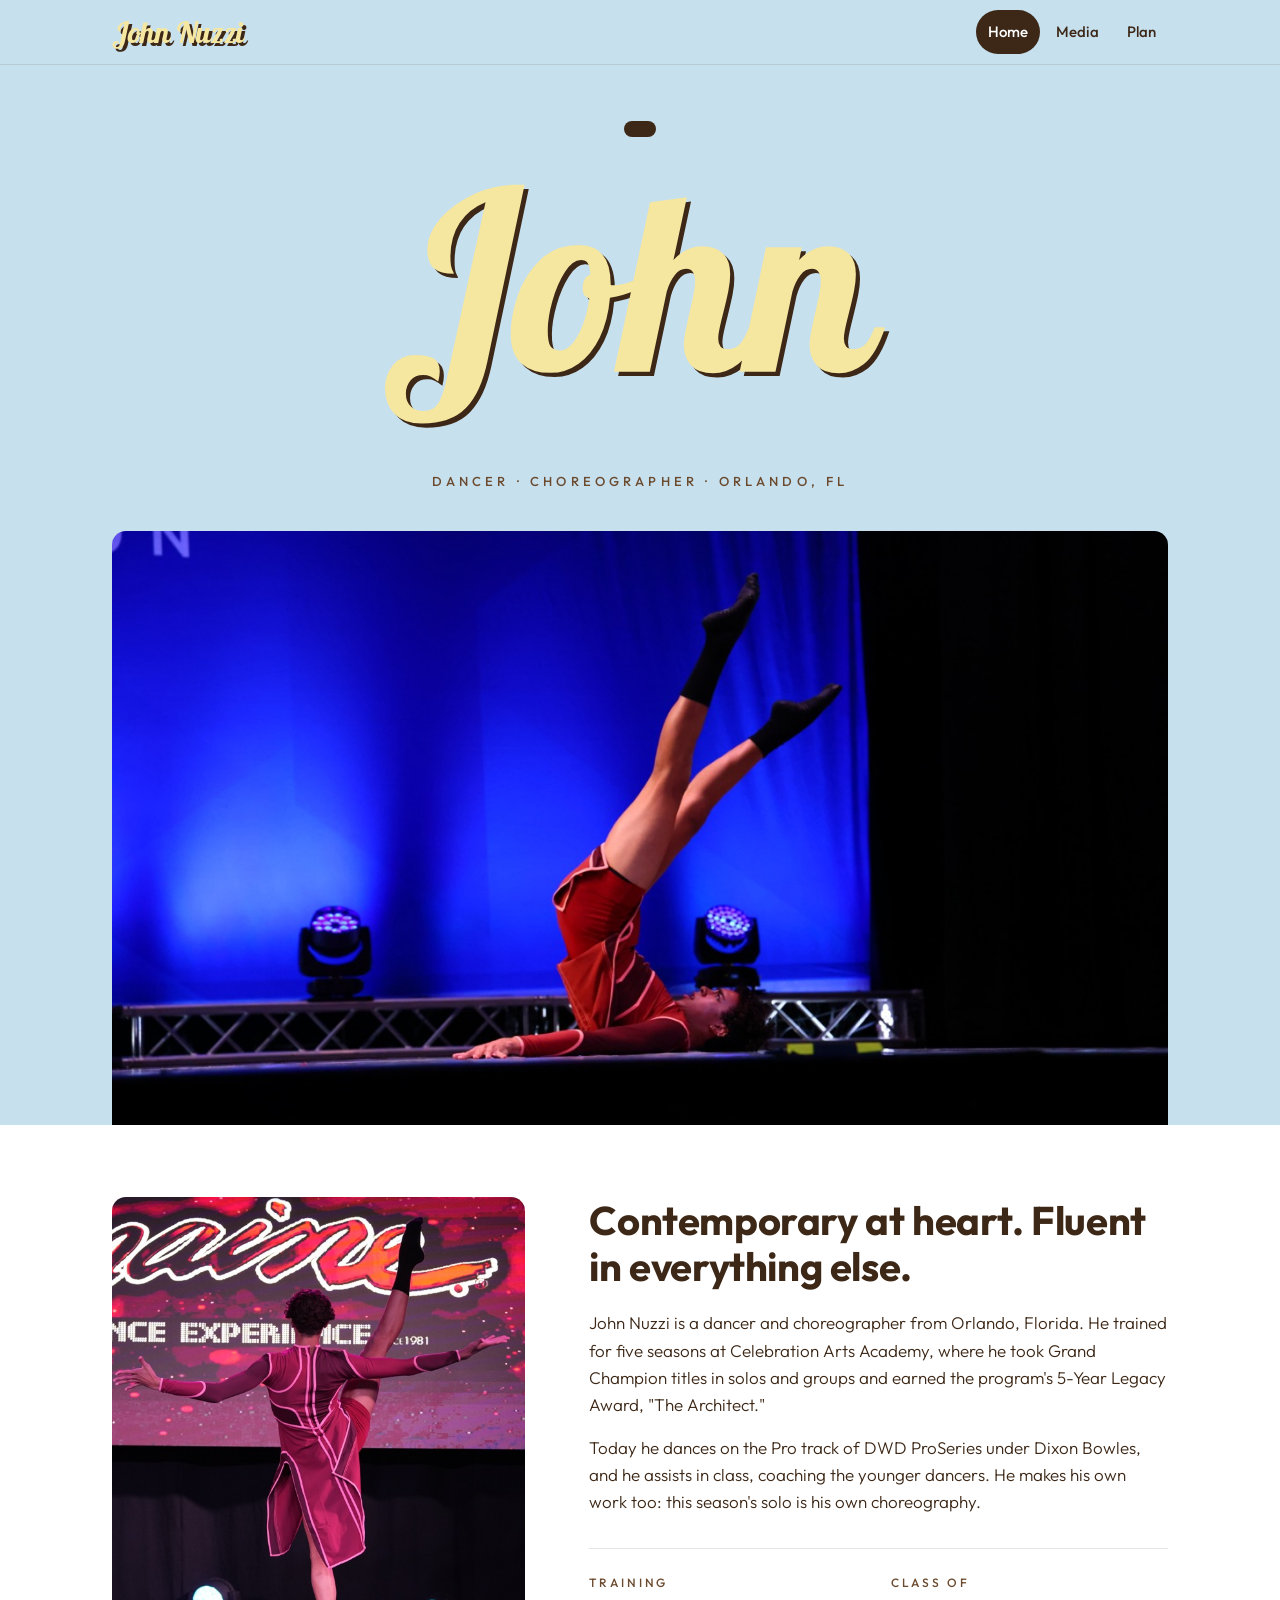
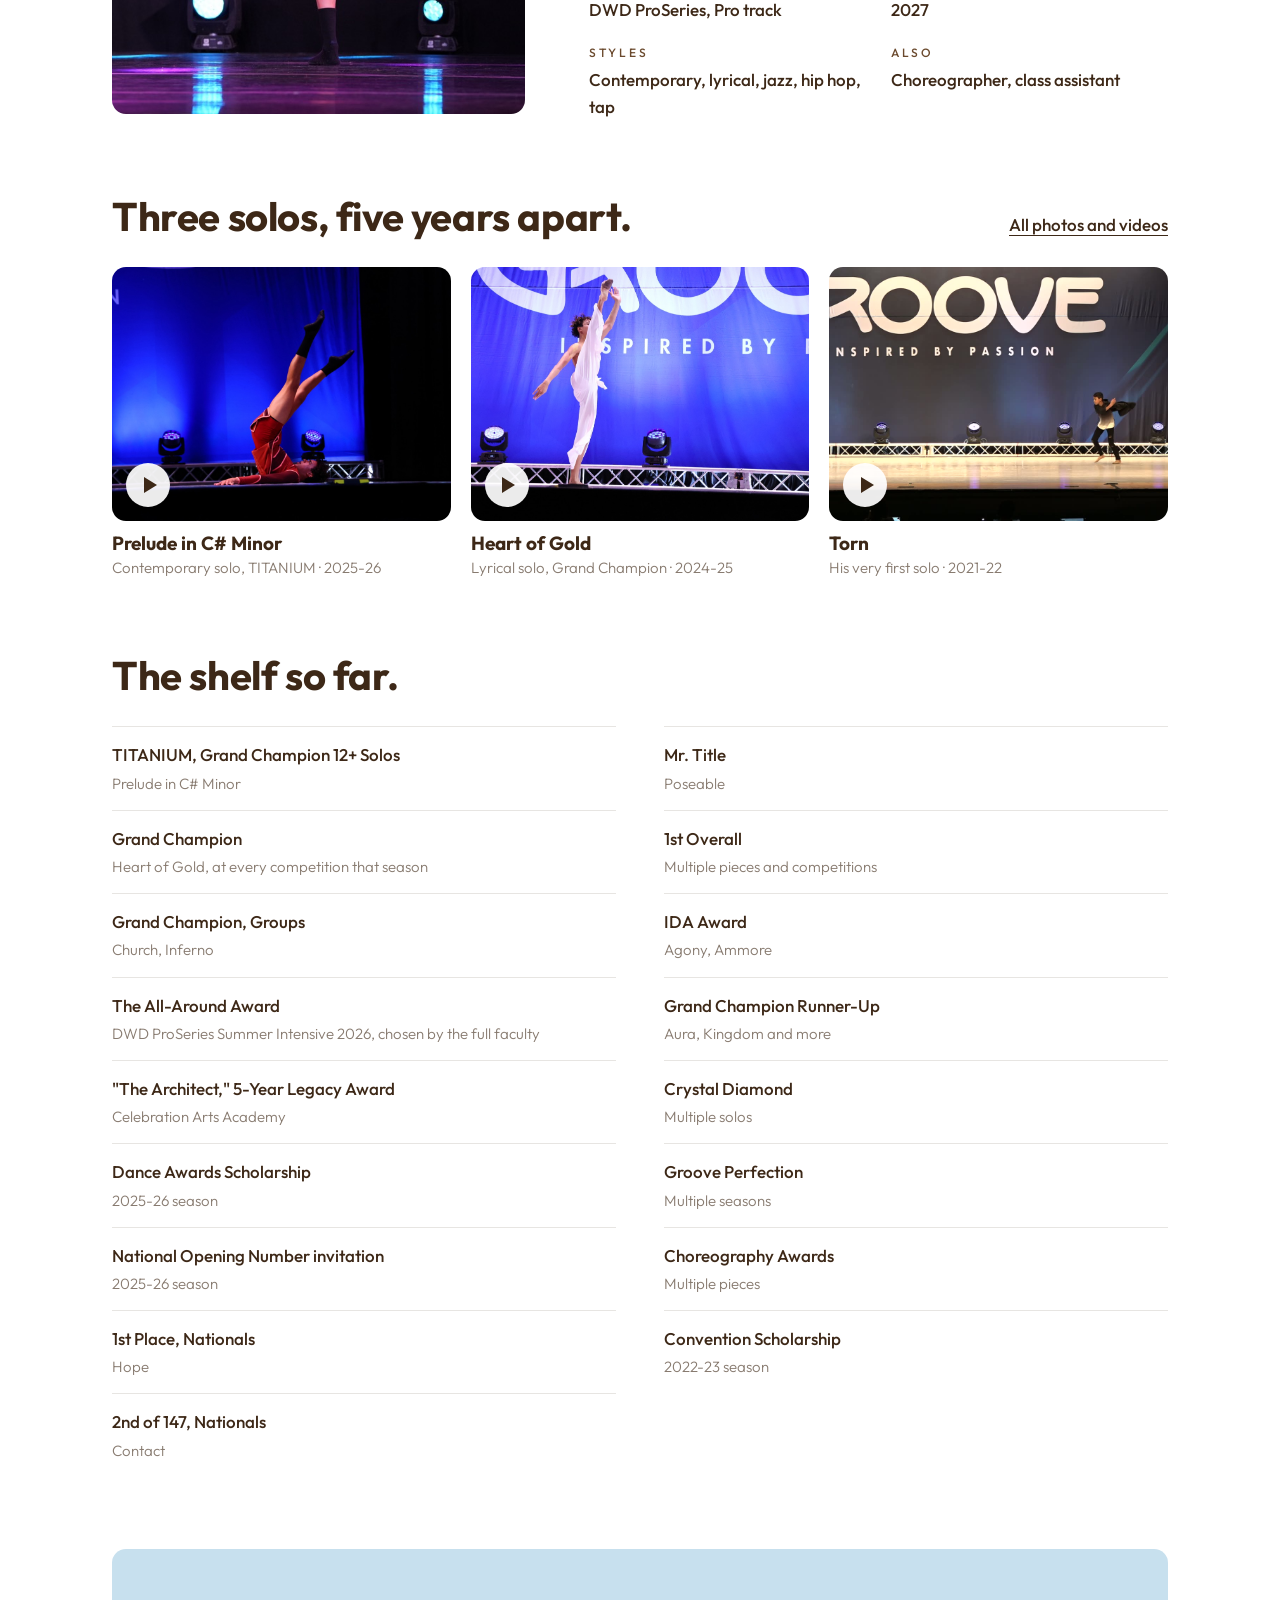
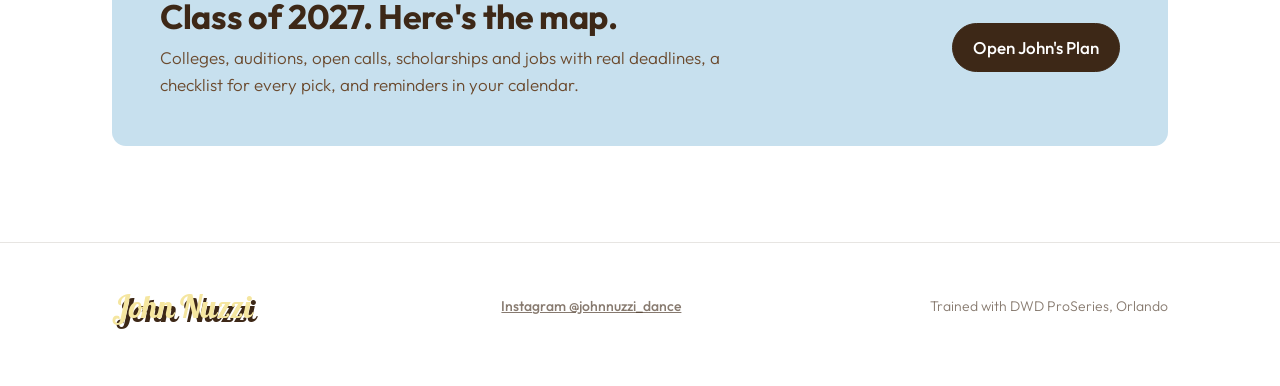
<file: index.html>
<!doctype html>
<html lang="en">
<head>
<meta charset="utf-8">
<meta name="viewport" content="width=device-width, initial-scale=1">
<title>John Nuzzi</title>
<meta name="description" content="John Nuzzi, contemporary dancer and choreographer from Orlando, Florida. Class of 2027.">
<meta property="og:title" content="John Nuzzi">
<meta property="og:description" content="Contemporary dancer and choreographer. Orlando, Florida. Class of 2027.">
<meta property="og:image" content="brand/og-image-1200x630.png">
<meta name="theme-color" content="#C7E0EE">
<link rel="icon" href="brand/favicon-32.png" sizes="32x32">
<link rel="apple-touch-icon" href="brand/apple-touch-icon-180.png">
<link rel="stylesheet" href="css/site.css">
</head>
<body>

<header class="site-header">
  <div class="wrap">
    <a class="wordmark" href="./">John Nuzzi</a>
    <nav class="nav" aria-label="Main">
      <a href="./" aria-current="page">Home</a>
      <a href="media.html">Media</a>
      <a href="next.html">Plan</a>
    </nav>
  </div>
</header>

<main>
  <section class="hero">
    <div class="hero-top">
      <p class="bday" id="bday" hidden></p>
      <img class="wordmark-svg" src="brand/john-static.svg" alt="John">
      <p class="hero-line">Dancer &middot; Choreographer &middot; Orlando, FL</p>
    </div>
    <div class="hero-film">
      <video src="images/hero/hero-loop.mp4" poster="images/photos/prelude-1.jpg" autoplay muted loop playsinline aria-label="John dancing Prelude in C# Minor"></video>
    </div>
  </section>

  <section class="section" id="about">
    <div class="wrap about">
      <img src="images/photos/bio-portrait.jpg" alt="John Nuzzi" loading="lazy">
      <div>
        <h2>Contemporary at heart. Fluent in everything else.</h2>
        <p style="margin-top:20px">John Nuzzi is a dancer and choreographer from Orlando, Florida. He trained for five seasons at Celebration Arts Academy, where he took Grand Champion titles in solos and groups and earned the program's 5-Year Legacy Award, "The Architect."</p>
        <p>Today he dances on the Pro track of DWD ProSeries under Dixon Bowles, and he assists in class, coaching the younger dancers. He makes his own work too: this season's solo is his own choreography.</p>
        <dl class="facts">
          <div><dt>Training</dt><dd>DWD ProSeries, Pro track</dd></div>
          <div><dt>Class of</dt><dd>2027</dd></div>
          <div><dt>Styles</dt><dd>Contemporary, lyrical, jazz, hip hop, tap</dd></div>
          <div><dt>Also</dt><dd>Choreographer, class assistant</dd></div>
        </dl>
      </div>
    </div>
  </section>

  <section class="section" id="work">
    <div class="wrap">
      <div class="section-head">
        <div>
          <h2>Three solos, five years apart.</h2>
        </div>
        <a class="link" href="media.html">All photos and videos</a>
      </div>
      <div class="work" id="featured"></div>
    </div>
  </section>

  <section class="section" id="awards">
    <div class="wrap">
      <h2 style="margin-bottom:28px">The shelf so far.</h2>
      <ul class="awards">
        <li><strong>TITANIUM, Grand Champion 12+ Solos</strong><span>Prelude in C# Minor</span></li>
        <li><strong>Grand Champion</strong><span>Heart of Gold, at every competition that season</span></li>
        <li><strong>Grand Champion, Groups</strong><span>Church, Inferno</span></li>
        <li><strong>The All-Around Award</strong><span>DWD ProSeries Summer Intensive 2026, chosen by the full faculty</span></li>
        <li><strong>"The Architect," 5-Year Legacy Award</strong><span>Celebration Arts Academy</span></li>
        <li><strong>Dance Awards Scholarship</strong><span>2025-26 season</span></li>
        <li><strong>National Opening Number invitation</strong><span>2025-26 season</span></li>
        <li><strong>1st Place, Nationals</strong><span>Hope</span></li>
        <li><strong>2nd of 147, Nationals</strong><span>Contact</span></li>
        <li><strong>Mr. Title</strong><span>Poseable</span></li>
        <li><strong>1st Overall</strong><span>Multiple pieces and competitions</span></li>
        <li><strong>IDA Award</strong><span>Agony, Ammore</span></li>
        <li><strong>Grand Champion Runner-Up</strong><span>Aura, Kingdom and more</span></li>
        <li><strong>Crystal Diamond</strong><span>Multiple solos</span></li>
        <li><strong>Groove Perfection</strong><span>Multiple seasons</span></li>
        <li><strong>Choreography Awards</strong><span>Multiple pieces</span></li>
        <li><strong>Convention Scholarship</strong><span>2022-23 season</span></li>
      </ul>
    </div>
  </section>

  <section class="section">
    <div class="wrap">
      <div class="band">
        <div>
          <h2>Class of 2027. Here's the map.</h2>
          <p>Colleges, auditions, open calls, scholarships and jobs with real deadlines, a checklist for every pick, and reminders in your calendar.</p>
        </div>
        <a class="btn" href="next.html">Open John's Plan</a>
      </div>
    </div>
  </section>
</main>

<footer class="site-footer">
  <div class="wrap">
    <span class="wordmark">John Nuzzi</span>
    <p><a href="https://www.instagram.com/johnnuzzi_dance/">Instagram @johnnuzzi_dance</a></p>
    <p>Trained with DWD ProSeries, Orlando</p>
  </div>
</footer>

<script src="js/viewer.js"></script>
<script>
  // Birthday line: shows only on October 13, and counts up on its own each year.
  (function () {
    const now = new Date();
    if (now.getMonth() === 9 && now.getDate() === 13) {
      const el = document.getElementById('bday');
      const n = now.getFullYear() - 2009;
      const sfx = (n % 100 >= 11 && n % 100 <= 13) ? 'th' : ({ 1: 'st', 2: 'nd', 3: 'rd' }[n % 10] || 'th');
      el.textContent = 'Happy ' + n + sfx + ' birthday, John';
      el.hidden = false;
    }
  })();

  const featured = [
    { type: 'video', src: 'media/video/prelude-in-c-minor.mp4', poster: 'media/posters/prelude-in-c-minor.jpg', thumb: 'images/photos/prelude-1.jpg', title: 'Prelude in C# Minor', kind: 'Contemporary solo, TITANIUM', season: '2025-26' },
    { type: 'video', youtube: 'M0GmWaSe2mU', thumb: 'images/photos/heart-of-gold-1.jpg', title: 'Heart of Gold', kind: 'Lyrical solo, Grand Champion', season: '2024-25' },
    { type: 'video', src: 'media/video/torn-first-solo.mp4', poster: 'media/posters/torn-first-solo.jpg', thumb: 'media/posters/torn-first-solo.jpg', title: 'Torn', kind: 'His very first solo', season: '2021-22' }
  ];
  const wrap = document.getElementById('featured');
  featured.forEach((it, idx) => {
    const b = document.createElement('button');
    b.className = 'work-card';
    b.innerHTML = `<div class="thumb"><img src="${it.thumb}" alt="" loading="lazy"><span class="play" aria-hidden="true"></span></div>
      <div><h3>${it.title}</h3><p>${it.kind} &middot; ${it.season}</p></div>`;
    b.setAttribute('aria-label', 'Play ' + it.title);
    b.addEventListener('click', () => Viewer.open(featured, idx));
    wrap.appendChild(b);
  });
</script>
</body>
</html>
</file>
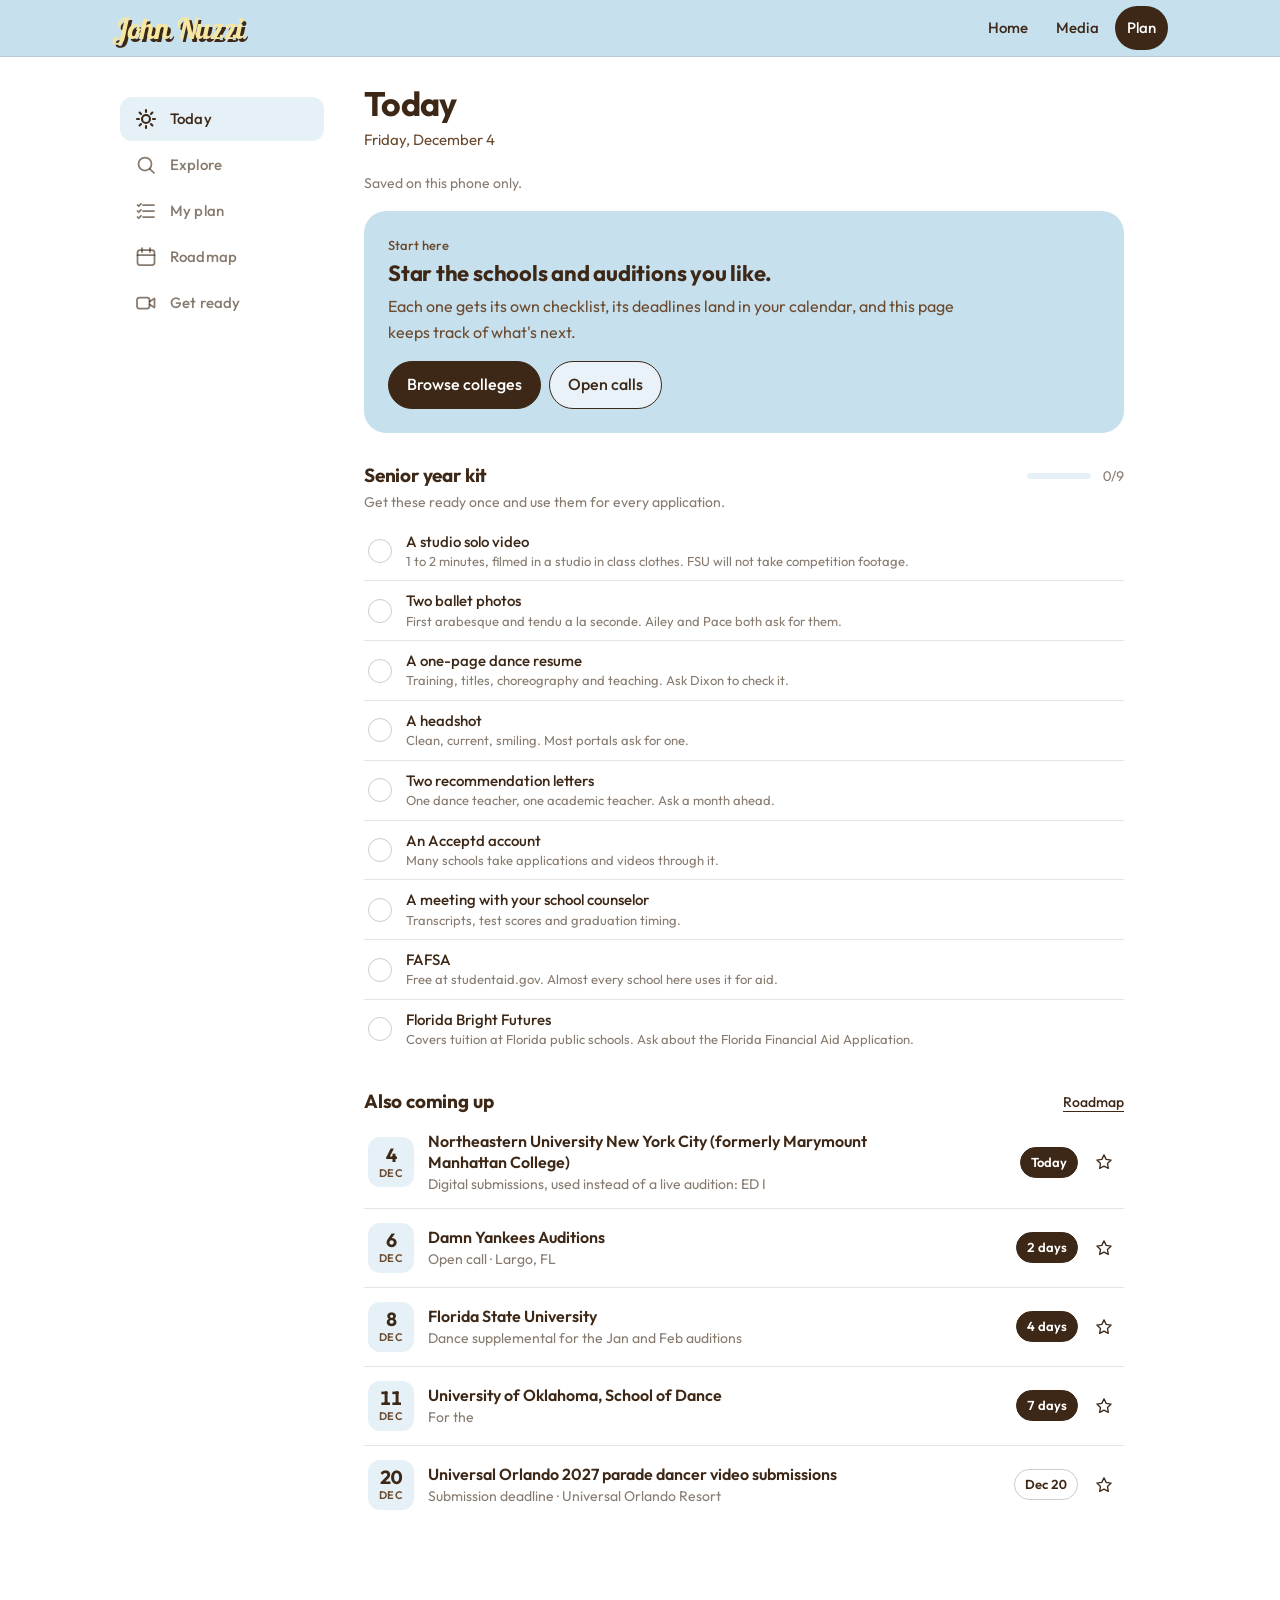
<file: next.html>
<!doctype html>
<html lang="en">
<head>
<meta charset="utf-8">
<meta name="viewport" content="width=device-width, initial-scale=1, viewport-fit=cover">
<title>John's Plan</title>
<meta name="description" content="Colleges, auditions, open calls, scholarships and jobs for the Class of 2027, with a shared plan.">
<meta name="theme-color" content="#C7E0EE">
<link rel="icon" href="brand/favicon-32.png" sizes="32x32">
<link rel="apple-touch-icon" href="brand/apple-touch-icon-180.png">
<link rel="manifest" href="manifest.webmanifest">
<meta name="apple-mobile-web-app-capable" content="yes">
<meta name="mobile-web-app-capable" content="yes">
<meta name="apple-mobile-web-app-title" content="John's Plan">
<meta name="apple-mobile-web-app-status-bar-style" content="default">
<link rel="stylesheet" href="css/site.css">
<link rel="stylesheet" href="css/app.css">
</head>
<body class="app">

<header class="site-header app-header">
  <div class="wrap">
    <a class="wordmark" href="./">John Nuzzi</a>
    <nav class="nav" aria-label="Site">
      <a href="./">Home</a>
      <a href="media.html">Media</a>
      <a href="next.html" aria-current="page">Plan</a>
    </nav>
  </div>
</header>

<div class="shell">
  <nav class="appnav" aria-label="Plan sections" id="tabbar"></nav>

  <main class="views" id="views">
    <section class="view" data-view="today" hidden></section>
    <section class="view" data-view="explore" hidden></section>
    <section class="view" data-view="plan" hidden></section>
    <section class="view" data-view="roadmap" hidden></section>
    <section class="view" data-view="prep" hidden></section>
    <div class="loading" id="loading" aria-live="polite">
      <div class="sk sk-title"></div><div class="sk sk-card"></div><div class="sk sk-row"></div><div class="sk sk-row"></div><div class="sk sk-row"></div>
    </div>
  </main>
</div>

<div class="scrim" id="scrim" hidden></div>
<aside class="sheet" id="sheet" role="dialog" aria-modal="true" aria-labelledby="sheet-title" hidden>
  <div class="sheet-grab" aria-hidden="true"></div>
  <div class="sheet-body" id="sheet-body"></div>
</aside>
<div class="toast" id="toast" role="status" aria-live="polite" hidden></div>

<script src="js/plan-store.js"></script>
<script src="js/app.js"></script>
</body>
</html>
</file>
<file: css/site.css>
/* John Nuzzi site. Brand kit locked 2026-05-26 (john-brand/BRAND.md).
   Butter is the wordmark color only. Brown anchors type. Sky leads. */
@import url('https://fonts.googleapis.com/css2?family=Lobster&family=Outfit:wght@300;500;700&display=swap');

:root {
  --sky: #C7E0EE;
  --sky-soft: #E6F1F7;
  --cream: #FAF6EC;
  --butter: #F5E6A0;
  --brown: #3D2817;
  --cocoa: #6B4A2E;
  --white: #FFFFFF;
  --line: rgba(61, 40, 23, 0.12);
  --line-strong: rgba(61, 40, 23, 0.24);
  --muted: rgba(61, 40, 23, 0.62);
  --radius: 14px;
  --radius-sm: 8px;
  --max: 1120px;
  --gutter: 16px;
  --display: 'Lobster', cursive;
  --sans: 'Outfit', system-ui, sans-serif;
}

*, *::before, *::after { box-sizing: border-box; }
html { -webkit-text-size-adjust: 100%; scroll-behavior: smooth; }
body {
  margin: 0;
  background: var(--white);
  color: var(--brown);
  font-family: var(--sans);
  font-weight: 300;
  font-size: 17px;
  line-height: 1.6;
  -webkit-font-smoothing: antialiased;
}
img, video { display: block; max-width: 100%; }
a { color: inherit; }
button { font: inherit; color: inherit; }
:focus-visible { outline: 2px solid var(--brown); outline-offset: 3px; border-radius: 4px; }

.wrap { max-width: var(--max); margin: 0 auto; padding: 0 var(--gutter); }
@media (min-width: 768px) { :root { --gutter: 32px; } }

/* ---------- Wordmark ---------- */
.wordmark {
  font-family: var(--display);
  color: var(--butter);
  text-shadow: 4px 4px 0 var(--brown);
  font-weight: 400;
  line-height: 0.95;
  letter-spacing: -0.01em;
  margin: 0;
}

/* ---------- Header ---------- */
.site-header {
  position: sticky; top: 0; z-index: 50;
  background: var(--sky);
  border-bottom: 1px solid var(--line);
}
.site-header .wrap {
  display: flex; align-items: center; justify-content: space-between;
  height: 64px; gap: 16px;
}
.site-header .wordmark { font-size: 30px; text-shadow: 3px 3px 0 var(--brown); text-decoration: none; }
.nav { display: flex; gap: 4px; }
.nav a {
  text-decoration: none; font-weight: 500; font-size: 15px;
  padding: 10px 12px; border-radius: 999px; min-height: 44px;
  display: inline-flex; align-items: center;
}
.nav a:hover { background: rgba(255, 255, 255, 0.5); }
.nav a[aria-current="page"] { background: var(--brown); color: var(--white); }
@media (max-width: 480px) {
  .site-header .wordmark { font-size: 26px; }
  .nav a { padding: 10px 10px; font-size: 14px; }
}

/* ---------- Type helpers ---------- */
.eyebrow {
  font-weight: 500; font-size: 12px; letter-spacing: 0.32em; text-transform: uppercase;
  color: var(--cocoa); margin: 0 0 12px;
}
h1, h2, h3 { font-weight: 700; line-height: 1.15; margin: 0; }
h2 { font-size: clamp(28px, 4vw, 40px); letter-spacing: -0.01em; }
h3 { font-size: 20px; }
.lede { font-size: clamp(18px, 2.2vw, 21px); color: var(--cocoa); max-width: 40em; }
.muted { color: var(--muted); }
.section { padding: 72px 0; }
.section + .section { padding-top: 0; }
.section-head { display: flex; align-items: end; justify-content: space-between; gap: 16px; margin-bottom: 28px; flex-wrap: wrap; }
@media (max-width: 600px) { .section { padding: 48px 0; } }

/* ---------- Buttons ---------- */
.btn {
  display: inline-flex; align-items: center; gap: 8px; min-height: 44px;
  padding: 10px 20px; border-radius: 999px; border: 1px solid var(--brown);
  background: var(--brown); color: var(--white); text-decoration: none; font-weight: 500;
  cursor: pointer; transition: transform .15s ease, background .15s ease;
}
.btn:hover { transform: translateY(-1px); }
.btn.ghost { background: transparent; color: var(--brown); }
.btn.ghost:hover { background: var(--sky-soft); }
.link { font-weight: 500; text-underline-offset: 4px; }

/* ---------- Home hero ---------- */
.hero { background: var(--sky); padding: 56px 0 0; overflow: hidden; }
.hero-top { text-align: center; padding: 0 var(--gutter); }
.hero .wordmark-svg { width: min(560px, 88vw); margin: 0 auto; }
.hero-line { font-weight: 500; letter-spacing: 0.32em; text-transform: uppercase; font-size: 13px; color: var(--cocoa); margin: 16px 0 0; }
.bday {
  display: inline-block; margin: 0 0 20px; padding: 8px 16px; border-radius: 999px;
  background: var(--brown); color: var(--white); font-weight: 500; font-size: 15px;
}
.hero-film {
  margin: 40px auto 0; max-width: var(--max); padding: 0 var(--gutter);
}
.hero-film video {
  width: 100%; aspect-ratio: 16 / 9; object-fit: cover; object-position: center 70%;
  border-radius: var(--radius) var(--radius) 0 0;
}

/* ---------- About ---------- */
.about { display: grid; gap: 40px; grid-template-columns: 1fr; align-items: start; }
@media (min-width: 860px) { .about { grid-template-columns: 5fr 7fr; gap: 64px; } }
.about img { border-radius: var(--radius); width: 100%; aspect-ratio: 4 / 5; object-fit: cover; }
.about p { margin: 0 0 16px; max-width: 36em; }
.facts { display: grid; grid-template-columns: repeat(2, minmax(0, 1fr)); gap: 20px 24px; margin: 32px 0 0; padding: 24px 0 0; border-top: 1px solid var(--line); }
.facts dt { font-size: 12px; letter-spacing: 0.24em; text-transform: uppercase; font-weight: 500; color: var(--cocoa); }
.facts dd { margin: 4px 0 0; font-weight: 500; }

/* ---------- Work cards ---------- */
.work { display: grid; gap: 20px; grid-template-columns: 1fr; }
@media (min-width: 720px) { .work { grid-template-columns: repeat(3, 1fr); } }
.work-card {
  text-align: left; padding: 0; border: 0; background: none; cursor: pointer;
  display: flex; flex-direction: column; gap: 12px;
}
.work-card .thumb { position: relative; border-radius: var(--radius); overflow: hidden; aspect-ratio: 4 / 3; background: var(--sky-soft); }
.work-card .thumb img { width: 100%; height: 100%; object-fit: cover; transition: transform .4s ease; }
.work-card:hover .thumb img { transform: scale(1.03); }
.play {
  position: absolute; left: 14px; bottom: 14px; width: 44px; height: 44px; border-radius: 50%;
  background: rgba(255, 255, 255, 0.92); display: grid; place-items: center;
}
.play::before { content: ''; border-left: 13px solid var(--brown); border-top: 8px solid transparent; border-bottom: 8px solid transparent; margin-left: 4px; }
.work-card h3 { font-size: 19px; }
.work-card p { margin: 2px 0 0; font-size: 15px; color: var(--muted); }

/* ---------- Awards ---------- */
.awards { list-style: none; margin: 0; padding: 0; columns: 1; column-gap: 48px; }
@media (min-width: 720px) { .awards { columns: 2; } }
.awards li { break-inside: avoid; padding: 14px 0; border-top: 1px solid var(--line); }
.awards strong { font-weight: 500; display: block; }
.awards span { font-size: 15px; color: var(--muted); }

/* ---------- Band (feature call-out) ---------- */
.band { background: var(--sky); border-radius: var(--radius); padding: 40px 28px; display: grid; gap: 20px; }
@media (min-width: 760px) { .band { grid-template-columns: 1fr auto; align-items: center; padding: 48px; } }
.band h2 { font-size: clamp(26px, 3.4vw, 34px); }
.band p { margin: 8px 0 0; color: var(--cocoa); max-width: 34em; }

/* ---------- Footer ---------- */
.site-footer { padding: 48px 0 64px; border-top: 1px solid var(--line); margin-top: 24px; }
.site-footer .wrap { display: flex; flex-wrap: wrap; gap: 16px 32px; justify-content: space-between; align-items: center; }
.site-footer .wordmark { font-size: 32px; }
.site-footer p { margin: 0; font-size: 14px; color: var(--muted); }
.site-footer a { font-weight: 500; }

/* ---------- Chips ---------- */
.chips { display: flex; gap: 8px; flex-wrap: wrap; }
.chip {
  border: 1px solid var(--line-strong); background: var(--white); border-radius: 999px;
  padding: 8px 14px; min-height: 40px; font-weight: 500; font-size: 14px; cursor: pointer;
  display: inline-flex; align-items: center; gap: 6px;
}
.chip .n { font-weight: 300; color: var(--muted); }
.chip[aria-pressed="true"] { background: var(--brown); color: var(--white); border-color: var(--brown); }
.chip[aria-pressed="true"] .n { color: rgba(255, 255, 255, 0.7); }

/* ---------- Media grid ---------- */
.page-head { background: var(--sky); padding: 48px 0 40px; }
.page-head h1 { font-size: clamp(34px, 5vw, 52px); letter-spacing: -0.015em; }
.page-head .lede { margin: 12px 0 0; }
.toolbar { position: sticky; top: 64px; z-index: 20; background: var(--white); padding: 14px 0; border-bottom: 1px solid var(--line); }
.grid { columns: 2 160px; column-gap: 12px; padding: 24px 0 0; }
@media (min-width: 720px) { .grid { columns: 3 220px; column-gap: 16px; } }
.tile {
  break-inside: avoid; margin: 0 0 12px; display: block; width: 100%; padding: 0; border: 0;
  background: var(--sky-soft); border-radius: var(--radius-sm); overflow: hidden; cursor: pointer; position: relative; text-align: left;
}
@media (min-width: 720px) { .tile { margin-bottom: 16px; } }
.tile img { width: 100%; height: auto; transition: opacity .3s ease; }
.tile .cap {
  position: absolute; left: 0; right: 0; bottom: 0; padding: 28px 12px 10px;
  background: linear-gradient(to top, rgba(30, 20, 10, 0.72), rgba(30, 20, 10, 0));
  color: var(--white); font-size: 13px; line-height: 1.3; opacity: 0; transition: opacity .2s ease;
}
.tile .cap b { font-weight: 500; display: block; font-size: 14px; }
.tile:hover .cap, .tile:focus-visible .cap, .tile.is-video .cap { opacity: 1; }
.tile.is-video img { aspect-ratio: 16 / 9; object-fit: cover; }
.tile .play { left: auto; right: 10px; bottom: auto; top: 10px; width: 36px; height: 36px; }
.tile .play::before { border-left-width: 11px; border-top-width: 7px; border-bottom-width: 7px; }
.empty { padding: 48px 0; color: var(--muted); }
.season-head { font-size: 22px; padding: 40px 0 0; }
.season-head:first-child { padding-top: 28px; }
.season-head + .grid { padding-top: 16px; }

/* ---------- Lightbox ---------- */
.lb { position: fixed; inset: 0; z-index: 100; background: rgba(20, 14, 8, 0.94); display: none; }
.lb.open { display: grid; grid-template-rows: auto 1fr auto; }
.lb-bar { display: flex; justify-content: space-between; align-items: center; padding: 10px var(--gutter); color: var(--white); gap: 12px; }
.lb-bar .t { font-size: 15px; line-height: 1.3; }
.lb-bar .t b { font-weight: 500; display: block; }
.lb-btn {
  width: 44px; height: 44px; border-radius: 50%; border: 0; background: rgba(255, 255, 255, 0.12);
  color: var(--white); font-size: 22px; line-height: 1; cursor: pointer; flex: none;
}
.lb-btn:hover { background: rgba(255, 255, 255, 0.22); }
.lb-stage { display: grid; place-items: center; padding: 0 var(--gutter); min-height: 0; }
.lb-stage img, .lb-stage video { max-width: 100%; max-height: calc(100vh - 140px); max-height: calc(100dvh - 140px); border-radius: 6px; }
.lb-stage .yt { width: min(1100px, 100%); aspect-ratio: 16 / 9; border: 0; border-radius: 6px; }
.lb-nav { display: flex; justify-content: center; gap: 12px; padding: 10px 0 18px; }

/* ---------- What's Next ---------- */
.tabs { display: flex; gap: 4px; overflow-x: auto; scrollbar-width: none; }
.tabs::-webkit-scrollbar { display: none; }
.tab {
  border: 0; background: none; padding: 12px 14px; min-height: 44px; font-weight: 500; font-size: 15px;
  border-bottom: 2px solid transparent; cursor: pointer; white-space: nowrap; color: var(--muted);
}
.tab[aria-selected="true"] { color: var(--brown); border-bottom-color: var(--brown); }
.tabbar { position: sticky; top: 64px; z-index: 20; background: var(--white); border-bottom: 1px solid var(--line); }

.soon { display: grid; gap: 0; margin: 0; padding: 0; list-style: none; }
.soon li { display: grid; grid-template-columns: 76px 1fr auto; gap: 16px; align-items: center; padding: 14px 0; border-top: 1px solid var(--line); }
.soon .d { font-weight: 700; font-size: 15px; line-height: 1.2; }
.soon .d small { display: block; font-weight: 300; font-size: 12px; color: var(--muted); letter-spacing: 0.08em; text-transform: uppercase; }
.soon .w b { font-weight: 500; display: block; }
.soon .w span { font-size: 14px; color: var(--muted); }
.left { font-size: 13px; font-weight: 500; padding: 4px 10px; border-radius: 999px; border: 1px solid var(--line-strong); white-space: nowrap; }
.left.hot { background: var(--brown); color: var(--white); border-color: var(--brown); }
@media (max-width: 560px) {
  .soon li { grid-template-columns: 64px 1fr; }
  .soon .left { grid-column: 2; justify-self: start; }
}

.filters { display: flex; flex-wrap: wrap; gap: 8px; align-items: center; padding: 20px 0 8px; }
.search {
  flex: 1 1 220px; min-height: 44px; border: 1px solid var(--line-strong); border-radius: 999px;
  padding: 10px 16px; font: inherit; font-size: 15px; color: var(--brown); background: var(--white);
}
.cards { display: grid; gap: 16px; grid-template-columns: 1fr; padding: 16px 0 0; }
@media (min-width: 860px) { .cards { grid-template-columns: 1fr 1fr; } }
.card { border: 1px solid var(--line); border-radius: var(--radius); padding: 22px; display: flex; flex-direction: column; gap: 12px; background: var(--white); }
.card-top { display: flex; justify-content: space-between; gap: 12px; align-items: start; }
.card h3 { font-size: 19px; }
.card .sub { font-size: 14px; color: var(--muted); margin: 4px 0 0; }
.card p { margin: 0; font-size: 15px; }
.card .why { font-size: 16px; }
.card dl { margin: 0; display: grid; grid-template-columns: max-content 1fr; gap: 6px 14px; font-size: 14px; }
.card dt { color: var(--muted); }
.card dd { margin: 0; }
.card .watch { font-size: 14px; color: var(--muted); }
.card .foot { display: flex; justify-content: space-between; align-items: center; gap: 12px; margin-top: auto; padding-top: 8px; flex-wrap: wrap; }
.tag { font-size: 12px; font-weight: 500; padding: 3px 10px; border-radius: 999px; background: var(--sky-soft); white-space: nowrap; }
.tag.check { background: none; border: 1px dashed var(--line-strong); color: var(--muted); }
.star {
  width: 44px; height: 44px; flex: none; border-radius: 50%; border: 1px solid var(--line-strong);
  background: var(--white); cursor: pointer; display: grid; place-items: center;
}
.star svg { width: 20px; height: 20px; fill: none; stroke: var(--brown); stroke-width: 1.6; }
.star[aria-pressed="true"] { background: var(--brown); border-color: var(--brown); }
.star[aria-pressed="true"] svg { fill: var(--white); stroke: var(--white); }
.count { font-size: 14px; color: var(--muted); padding: 8px 0 0; }

.paths { display: grid; gap: 12px; grid-template-columns: 1fr; }
@media (min-width: 760px) { .paths { grid-template-columns: 1fr 1fr; } }
details.path { border: 1px solid var(--line); border-radius: var(--radius); padding: 0 20px; }
details.path summary { cursor: pointer; list-style: none; padding: 18px 0; display: flex; justify-content: space-between; gap: 12px; font-weight: 500; font-size: 17px; }
details.path summary::-webkit-details-marker { display: none; }
details.path summary::after { content: '+'; font-weight: 300; font-size: 22px; line-height: 1; }
details.path[open] summary::after { content: '\2212'; }
details.path .body { padding: 0 0 20px; display: grid; gap: 10px; font-size: 15px; }
details.path .body p { margin: 0; }
details.path .body b { font-weight: 500; }

.checklist { list-style: none; margin: 0; padding: 0; display: grid; gap: 0; }
.checklist li { border-top: 1px solid var(--line); }
.checklist label { display: grid; grid-template-columns: 28px 1fr; gap: 12px; padding: 14px 0; cursor: pointer; align-items: start; }
.checklist input { width: 20px; height: 20px; margin: 3px 0 0; accent-color: var(--brown); }
.checklist b { font-weight: 500; display: block; }
.checklist span { font-size: 15px; color: var(--muted); }
.checklist input:checked + div b { text-decoration: line-through; color: var(--muted); }

.note { background: var(--sky-soft); border-radius: var(--radius); padding: 20px 22px; font-size: 15px; }
.note b { font-weight: 500; }
.two { display: grid; gap: 40px; grid-template-columns: 1fr; }
@media (min-width: 900px) { .two { grid-template-columns: 7fr 5fr; gap: 56px; } }

@media (prefers-reduced-motion: reduce) {
  *, *::before, *::after { transition: none !important; animation: none !important; scroll-behavior: auto !important; }
}

/* Phone: video tiles keep only the title so the play button and frame stay readable. */
@media (max-width: 719px) {
  .tile .cap { font-size: 0; padding: 20px 10px 8px; }
  .tile .cap b { font-size: 13px; }
  .tile .play { width: 32px; height: 32px; top: 8px; right: 8px; }
}

/* ---------- What's Next, round two ---------- */
.small { font-size: 14px; }
.sort {
  min-height: 40px; border: 1px solid var(--line-strong); border-radius: 999px; padding: 8px 14px;
  font: inherit; font-size: 14px; font-weight: 500; color: var(--brown); background: var(--white);
}
.card .cost { display: grid; gap: 4px; margin: 0; padding: 12px 14px; background: var(--sky-soft); border-radius: var(--radius-sm); font-size: 14px; }
.card .cost b { font-weight: 700; font-size: 16px; }
.mine-dot { font-size: 11px; font-weight: 500; letter-spacing: 0.08em; text-transform: uppercase; color: var(--cocoa); margin-left: 6px; white-space: nowrap; }

.road { display: grid; gap: 0; }
.month { padding: 28px 0; border-top: 1px solid var(--line); display: grid; gap: 8px; }
@media (min-width: 860px) { .month { grid-template-columns: 220px 1fr; column-gap: 40px; } .month .soon, .month > .muted { grid-column: 2; } .month .phase { grid-column: 2; grid-row: 1; } .month-head { grid-row: 1 / span 2; } }
.month-head { display: flex; gap: 10px; align-items: center; align-self: start; }
@media (min-width: 860px) { .month-head { position: sticky; top: 128px; } }
.month-head h3 { font-size: 20px; }
.month.now .month-head h3 { text-decoration: underline; text-decoration-thickness: 3px; text-underline-offset: 6px; text-decoration-color: var(--sky); }
.month .phase { margin: 0; color: var(--cocoa); font-size: 16px; }
.month .soon li:first-child { border-top: 0; }

.ct { border-top: 1px solid var(--line); }
.ct-head, .ct-row { display: grid; grid-template-columns: 1fr 110px 120px; gap: 12px; padding: 12px 0; border-bottom: 1px solid var(--line); align-items: center; }
.ct-head { font-size: 12px; font-weight: 500; letter-spacing: 0.12em; text-transform: uppercase; color: var(--muted); }
.ct-head span:not(:first-child), .ct-row span:not(:first-child) { text-align: right; font-variant-numeric: tabular-nums; }
.ct-row b { font-weight: 500; display: block; }
.ct-row small { color: var(--muted); font-size: 13px; }
.ct-row i { font-style: normal; color: var(--muted); font-size: 13px; }
@media (max-width: 560px) { .ct-head, .ct-row { grid-template-columns: 1fr 84px 92px; gap: 8px; font-size: 14px; } .ct-head { font-size: 10px; letter-spacing: 0.06em; } }

.status-head { font-size: 18px; margin: 32px 0 0; }
.status-head .muted { font-weight: 300; }
.tracked { display: flex; flex-direction: column; border: 1px solid var(--line); border-radius: var(--radius); overflow: hidden; }
.tracked .card { border: 0; border-radius: 0; }
.tracker { display: grid; gap: 10px; padding: 16px 22px 20px; background: var(--sky-soft); }
.tk-label { display: grid; gap: 4px; font-size: 12px; font-weight: 500; letter-spacing: 0.12em; text-transform: uppercase; color: var(--cocoa); }
.tracker select, .tracker textarea {
  font: inherit; font-size: 15px; letter-spacing: 0; text-transform: none; color: var(--brown);
  border: 1px solid var(--line-strong); border-radius: var(--radius-sm); padding: 10px 12px; background: var(--white); min-height: 44px; width: 100%;
}
.tracker textarea { resize: vertical; }
#shared-cards { margin-top: 8px; }
#prep-patterns { columns: 1; }

/* ---------- Shared plan ---------- */
.planbar { display: flex; flex-wrap: wrap; gap: 10px 16px; align-items: center; justify-content: space-between; margin-top: 20px; }
.planbar:empty { display: none; }
.pb-status { display: inline-flex; align-items: center; gap: 8px; color: var(--cocoa); font-weight: 500; }
.pb-actions { display: flex; flex-wrap: wrap; gap: 8px; }
.pb-actions .chip { text-decoration: none; background: var(--white); }
.dot { width: 8px; height: 8px; border-radius: 50%; background: #3f8f5a; flex: none; }
.dot.off { background: var(--cocoa); }
.week-box { border: 1px solid var(--line); border-radius: var(--radius); padding: 24px; margin-bottom: 56px; }
.week-box .soon li:first-child { border-top: 0; }
.steps { display: grid; gap: 6px; }
.steps ul { list-style: none; margin: 0; padding: 0; display: grid; gap: 2px; }
.steps label { display: grid; grid-template-columns: 24px 1fr; gap: 10px; align-items: start; padding: 6px 0; cursor: pointer; font-size: 15px; text-transform: none; letter-spacing: 0; color: var(--brown); font-weight: 300; }
.steps input { width: 18px; height: 18px; margin: 3px 0 0; accent-color: var(--brown); }
.steps input:checked + span { text-decoration: line-through; color: var(--muted); }
.steps em { font-style: normal; font-weight: 500; font-size: 13px; color: var(--cocoa); margin-left: 4px; white-space: nowrap; }
.steps em.hot { background: var(--brown); color: var(--white); padding: 1px 8px; border-radius: 999px; }
</file>
<file: css/app.css>
/* John's Plan: app shell for next.html. Builds on site.css tokens.
   Mode: Operate (opened weekly on phones). Motion per Emil Kowalski: under 300ms,
   transform/opacity only, one movement per change, nothing loops. Craft per Krehel:
   concentric radii, 400 weight under 18px, tabular numbers, one filled action per view. */

:root {
  --ease-out: cubic-bezier(0.23, 1, 0.32, 1);
  --ease-drawer: cubic-bezier(0.32, 0.72, 0, 1);
  --tabbar-h: 64px;
  --safe-b: env(safe-area-inset-bottom, 0px);
  --row-r: 14px;
  --hot: var(--brown);
}

[hidden] { display: none !important; }
body.app { font-weight: 400; font-size: 16px; background: var(--white); -webkit-tap-highlight-color: transparent; }
body.app.sheet-open { overflow: hidden; }
.app .ic { width: 22px; height: 22px; flex: none; }
.tnum { font-variant-numeric: tabular-nums; }
.small { font-size: 14px; }
.sr { position: absolute; width: 1px; height: 1px; overflow: hidden; clip: rect(0 0 0 0); white-space: nowrap; }
::selection { background: var(--sky); color: var(--brown); }

/* ---------- shell ---------- */
.app-header .wrap { height: 56px; }
.shell { max-width: 1120px; margin: 0 auto; }
.views { padding: 0 var(--gutter) calc(var(--tabbar-h) + var(--safe-b) + 32px); max-width: 760px; margin: 0 auto; }
.view { animation: none; }

.appnav {
  position: fixed; left: 0; right: 0; bottom: 0; z-index: 60;
  display: grid; grid-template-columns: repeat(5, 1fr);
  height: calc(var(--tabbar-h) + var(--safe-b)); padding-bottom: var(--safe-b);
  background: rgba(255, 255, 255, 0.92); -webkit-backdrop-filter: saturate(1.6) blur(18px); backdrop-filter: saturate(1.6) blur(18px);
  border-top: 1px solid var(--line);
}
.navtab {
  position: relative; display: flex; flex-direction: column; align-items: center; justify-content: center; gap: 3px;
  text-decoration: none; color: var(--muted); font-size: 11px; font-weight: 500; letter-spacing: 0.01em;
  transition: color 160ms ease; touch-action: manipulation;
}
.navtab .ic { width: 24px; height: 24px; transition: transform 160ms var(--ease-out); }
.navtab:active .ic { transform: scale(0.9); }
.navtab[aria-current="page"] { color: var(--brown); }
.navtab[aria-current="page"] .ic { stroke-width: 2.1; }
.badge {
  position: absolute; top: 8px; left: calc(50% + 6px); min-width: 18px; height: 18px; padding: 0 5px; border-radius: 999px;
  background: var(--brown); color: var(--white); font: 600 11px/18px var(--sans); font-style: normal; text-align: center;
}

@media (min-width: 960px) {
  .shell { display: grid; grid-template-columns: 220px 1fr; gap: 32px; padding: 0 32px; }
  .appnav {
    position: sticky; top: 88px; bottom: auto; left: auto; right: auto; height: auto; align-self: start;
    display: flex; flex-direction: column; gap: 2px; padding: 8px; margin-top: 32px;
    background: none; backdrop-filter: none; -webkit-backdrop-filter: none; border: 0;
  }
  .navtab { flex-direction: row; justify-content: flex-start; gap: 12px; font-size: 15px; padding: 10px 14px; border-radius: 12px; }
  .navtab:hover { background: var(--sky-soft); color: var(--brown); }
  .navtab[aria-current="page"] { background: var(--sky-soft); }
  .badge { position: static; margin-left: auto; }
  .views { padding: 0 0 80px; margin: 0; }
}

/* ---------- headings ---------- */
.view-head { padding: 28px 0 8px; }
.view-head h1 { font-size: 34px; font-weight: 700; letter-spacing: -0.02em; line-height: 1.1; text-wrap: balance; }
.view-sub { margin: 6px 0 0; color: var(--cocoa); font-size: 15px; text-wrap: pretty; max-width: 60ch; }
.block { margin-top: 32px; }
.block.tight { margin-top: 24px; }
.block-title { font-size: 19px; font-weight: 700; letter-spacing: -0.01em; margin: 0 0 8px; }
.block-head { display: flex; align-items: center; gap: 12px; margin-bottom: 4px; }
.block-head .block-title { margin: 0; margin-right: auto; }
.lede-s { color: var(--cocoa); margin: 12px 0 16px; max-width: 60ch; }
.muted { color: var(--muted); }

/* ---------- plan bar ---------- */
.planbar { display: flex; flex-wrap: wrap; align-items: center; justify-content: space-between; gap: 10px; margin: 12px 0 4px; padding: 10px 12px 10px 14px; border-radius: 14px; background: var(--sky-soft); }
.planbar.local { color: var(--muted); font-size: 14px; background: none; padding: 0; }
.pb-status { display: inline-flex; align-items: center; gap: 8px; font-size: 14px; font-weight: 500; color: var(--cocoa); }
.dot { width: 8px; height: 8px; border-radius: 50%; background: #3f8f5a; flex: none; }
.dot.off { background: var(--cocoa); }
.pb-actions { display: flex; gap: 6px; flex-wrap: wrap; }
.app .chip { gap: 6px; min-height: 36px; padding: 6px 12px; font-size: 14px; text-decoration: none; background: var(--white); transition: transform 140ms var(--ease-out), background 140ms ease; }
.app .chip .ic { width: 16px; height: 16px; }
.app .chip:active { transform: scale(0.96); }
.app .chip.on { background: var(--brown); color: var(--white); border-color: var(--brown); }
.app .chip.on .n { color: rgba(255, 255, 255, 0.7); }

/* ---------- hero card ---------- */
.hero-card {
  display: grid; grid-template-columns: auto 1fr auto; align-items: center; gap: 18px; width: 100%; text-align: left;
  margin-top: 16px; padding: 20px; border: 0; border-radius: 22px; background: var(--sky); color: var(--brown); cursor: pointer;
  transition: transform 160ms var(--ease-out);
}
button.hero-card:active { transform: scale(0.98); }
.hero-num { display: flex; flex-direction: column; align-items: center; justify-content: center; min-width: 84px; height: 84px; border-radius: 16px; background: var(--white); }
.hero-num b { font-size: 38px; font-weight: 700; line-height: 1; letter-spacing: -0.03em; font-variant-numeric: tabular-nums; }
.hero-num small { font-size: 12px; font-weight: 500; color: var(--cocoa); margin-top: 2px; }
.hero-copy { display: flex; flex-direction: column; gap: 2px; min-width: 0; }
.hero-k { font-size: 13px; font-weight: 500; color: var(--cocoa); margin: 0; }
.hero-copy strong { font-size: 20px; font-weight: 700; line-height: 1.2; text-wrap: balance; }
.hero-copy > span:last-child { font-size: 15px; color: var(--cocoa); }
.hero-chev { color: var(--cocoa); }
.hero-card.start { display: block; cursor: default; padding: 24px; }
.hero-card.start h2 { font-size: 22px; line-height: 1.2; margin: 4px 0 8px; text-wrap: balance; }
.hero-card.start p { margin: 0; color: var(--cocoa); max-width: 52ch; }
.hero-actions { display: flex; gap: 8px; flex-wrap: wrap; margin-top: 16px; }
.app .btn { min-height: 44px; padding: 10px 18px; font-weight: 500; transition: transform 140ms var(--ease-out); }
.app .btn:active { transform: scale(0.96); }
.app .btn.ghost { background: rgba(255, 255, 255, 0.6); }
.app .btn.sm { min-height: 38px; padding: 8px 16px; font-size: 14px; }
.app .btn[disabled] { opacity: 0.4; pointer-events: none; }

/* ---------- lists and rows ---------- */
.list { list-style: none; margin: 0; padding: 0; }
.row { position: relative; display: flex; align-items: center; border-bottom: 1px solid var(--line); }
.row:last-child { border-bottom: 0; }
.row-hit {
  flex: 1; min-width: 0; display: flex; align-items: center; gap: 14px; padding: 14px 4px; border: 0; background: none;
  text-align: left; color: inherit; text-decoration: none; cursor: pointer; border-radius: 12px;
  transition: background 140ms ease;
}
.row-hit:hover { background: var(--sky-soft); }
.row-hit:active { background: var(--sky-soft); }
.row-main { flex: 1; min-width: 0; display: flex; flex-direction: column; gap: 2px; }
.row-main b { font-weight: 600; font-size: 16px; line-height: 1.3; text-wrap: pretty; }
.row-sub { font-size: 14px; color: var(--muted); line-height: 1.35; overflow: hidden; display: -webkit-box; -webkit-line-clamp: 2; -webkit-box-orient: vertical; }
.row-kicker { font-size: 12px; font-weight: 500; color: var(--cocoa); }
.row-tags { display: flex; flex-wrap: wrap; gap: 6px; margin-top: 4px; }
.row-side { flex: none; display: flex; align-items: center; }
.muted-ic { color: var(--muted); width: 18px; height: 18px; }
.tag { display: inline-flex; align-items: center; font-size: 12px; font-weight: 500; padding: 2px 8px; border-radius: 999px; background: var(--sky-soft); color: var(--cocoa); white-space: nowrap; }
.tag.strong { background: var(--brown); color: var(--white); }
.pill { display: inline-flex; align-items: center; font-size: 13px; font-weight: 600; padding: 4px 10px; border-radius: 999px; border: 1px solid var(--line-strong); white-space: nowrap; font-variant-numeric: tabular-nums; }
.pill.hot { background: var(--hot); color: var(--white); border-color: var(--hot); }
.pill.soft { color: var(--muted); font-weight: 500; }
.app .star.sm { width: 40px; height: 40px; border: 0; background: none; margin-left: 2px; }
.app .star.sm svg { width: 20px; height: 20px; }
.app .star.sm[aria-pressed="true"] { background: none; }
.app .star.sm[aria-pressed="true"] svg { fill: var(--brown); stroke: var(--brown); }
.app .star { transition: transform 160ms var(--ease-out); }
.app .star:active { transform: scale(0.88); }
.count { font-size: 13px; color: var(--muted); margin: 8px 4px 0; }
.more { width: 100%; padding: 12px; border: 0; background: none; color: var(--brown); font-weight: 600; cursor: pointer; text-align: left; }

.date-chip { flex: none; width: 46px; height: 50px; border-radius: 12px; background: var(--sky-soft); display: flex; flex-direction: column; align-items: center; justify-content: center; line-height: 1; }
.date-chip b { font-size: 19px; font-weight: 700; font-variant-numeric: tabular-nums; }
.date-chip small { font-size: 11px; font-weight: 600; color: var(--cocoa); text-transform: uppercase; letter-spacing: 0.06em; margin-top: 3px; }

.bar { display: block; height: 4px; border-radius: 999px; background: var(--sky-soft); margin-top: 8px; overflow: hidden; max-width: 220px; }
.bar i, .meter i { display: block; height: 100%; background: var(--brown); border-radius: inherit; transition: width 240ms var(--ease-out); }
.meter { display: inline-block; width: 64px; height: 6px; border-radius: 999px; background: var(--sky-soft); overflow: hidden; }

/* ---------- checklists ---------- */
.checks .check-row { display: flex; align-items: center; gap: 12px; padding: 10px 2px; border-bottom: 1px solid var(--line); }
.checks .check-row:last-child { border-bottom: 0; }
.check { position: relative; flex: none; width: 28px; height: 28px; display: grid; place-items: center; cursor: pointer; }
.check input { position: absolute; inset: 0; opacity: 0; margin: 0; cursor: pointer; }
.check .box { pointer-events: none; width: 24px; height: 24px; border-radius: 50%; border: 1.75px solid var(--line-strong); display: grid; place-items: center; transition: background 160ms ease, border-color 160ms ease, transform 160ms var(--ease-out); }
.check .box::after { content: ''; width: 10px; height: 6px; border-left: 2px solid var(--white); border-bottom: 2px solid var(--white); transform: translateY(-1px) rotate(-45deg) scale(0.6); opacity: 0; transition: transform 200ms var(--ease-out), opacity 120ms ease; }
.check input:checked + .box { background: var(--brown); border-color: var(--brown); }
.check input:checked + .box::after { opacity: 1; transform: translateY(-1px) rotate(-45deg) scale(1); }
.check input:active + .box { transform: scale(0.9); }
.check input:focus-visible + .box { outline: 2px solid var(--brown); outline-offset: 2px; }
.check-text { flex: 1; min-width: 0; display: flex; flex-direction: column; gap: 1px; padding: 0; border: 0; background: none; text-align: left; color: inherit; cursor: pointer; }
.check-text.static { cursor: default; }
.check-text b { font-weight: 500; font-size: 15px; line-height: 1.35; }
.check-text span { font-size: 13px; color: var(--muted); line-height: 1.35; }
.check-row.done .check-text b { color: var(--muted); text-decoration: line-through; text-decoration-thickness: 1px; }

/* ---------- pipeline ---------- */
.pipeline { display: grid; grid-template-columns: repeat(auto-fill, minmax(104px, 1fr)); gap: 8px; }
.pipe { display: flex; flex-direction: column; gap: 2px; padding: 12px 14px; border-radius: 14px; background: var(--sky-soft); text-decoration: none; transition: transform 140ms var(--ease-out); }
.pipe:active { transform: scale(0.97); }
.pipe b { font-size: 26px; font-weight: 700; line-height: 1; font-variant-numeric: tabular-nums; }
.pipe span { font-size: 13px; color: var(--cocoa); font-weight: 500; }

/* ---------- explore ---------- */
.search-wrap { position: relative; margin-top: 12px; }
.search-wrap .ic { position: absolute; left: 14px; top: 50%; transform: translateY(-50%); width: 18px; height: 18px; color: var(--muted); pointer-events: none; }
.app .search { width: 100%; min-height: 46px; border-radius: 14px; border: 0; background: var(--sky-soft); padding: 10px 14px 10px 40px; font: inherit; font-size: 16px; color: var(--brown); }
.app .search::placeholder { color: var(--muted); }
.seg-scroll { display: flex; gap: 6px; overflow-x: auto; scrollbar-width: none; margin: 14px calc(-1 * var(--gutter)) 0; padding: 0 var(--gutter) 2px; scroll-padding: 0 var(--gutter); }
.seg-scroll::-webkit-scrollbar { display: none; }
.seg-scroll.inline { margin: 0; padding: 0; }
.seg { flex: none; min-height: 38px; padding: 8px 14px; border-radius: 999px; border: 0; background: var(--sky-soft); color: var(--cocoa); font: 500 14px var(--sans); cursor: pointer; transition: background 140ms ease, color 140ms ease, transform 140ms var(--ease-out); white-space: nowrap; }
.seg:active { transform: scale(0.96); }
.seg.on { background: var(--brown); color: var(--white); }
.seg .n { font-weight: 400; opacity: 0.7; margin-left: 2px; }
#ex-tools .chips { margin-top: 12px; flex-wrap: nowrap; overflow-x: auto; scrollbar-width: none; margin-left: calc(-1 * var(--gutter)); margin-right: calc(-1 * var(--gutter)); padding: 0 var(--gutter); }
#ex-tools .chips::-webkit-scrollbar { display: none; }
#ex-tools .chip { flex: none; }
.tool-row { display: flex; gap: 8px; align-items: center; flex-wrap: wrap; margin-top: 10px; }
.app .sort { min-height: 36px; padding: 6px 12px; border-radius: 999px; border: 1px solid var(--line-strong); font: 500 14px var(--sans); color: var(--brown); background: var(--white); }
.cat-grid { list-style: none; margin: 20px 0 0; padding: 0; display: grid; grid-template-columns: repeat(2, 1fr); gap: 10px; }
@media (min-width: 640px) { .cat-grid { grid-template-columns: repeat(3, 1fr); } }
.cat-card { width: 100%; display: flex; flex-direction: column; align-items: flex-start; gap: 4px; padding: 18px; border: 0; border-radius: 18px; background: var(--sky-soft); color: var(--brown); cursor: pointer; text-align: left; transition: transform 140ms var(--ease-out); }
.cat-card:active { transform: scale(0.97); }
.cat-card b { font-size: 17px; }
.cat-card span { font-size: 28px; font-weight: 700; line-height: 1; letter-spacing: -0.02em; }
.empty { display: flex; flex-direction: column; gap: 4px; padding: 40px 8px; text-align: center; }
.empty b { font-size: 17px; }
.empty span { color: var(--muted); font-size: 15px; }

.pick-dot { flex: none; width: 22px; height: 22px; border-radius: 50%; border: 1.75px solid var(--line-strong); transition: background 140ms ease; }
.pick-dot.on { background: var(--brown); border-color: var(--brown); box-shadow: inset 0 0 0 4px var(--white); }
.compare-bar {
  position: fixed; left: 50%; bottom: calc(var(--tabbar-h) + var(--safe-b) + 12px); transform: translateX(-50%); z-index: 55;
  display: flex; align-items: center; gap: 14px; padding: 8px 8px 8px 18px; border-radius: 999px; background: var(--brown); color: var(--white);
  box-shadow: 0 8px 24px rgba(61, 40, 23, 0.25); font-size: 14px; font-weight: 500; white-space: nowrap;
}
.compare-bar .btn { background: var(--white); color: var(--brown); border-color: var(--white); }
@media (min-width: 960px) { .compare-bar { bottom: 24px; } }

/* ---------- plan ---------- */
.plan-row .row-hit { padding: 16px 4px; }
.note-box { margin-top: 16px; padding: 16px; border-radius: 16px; background: var(--sky-soft); }
.note-box p { margin: 0 0 8px; }

/* ---------- roadmap ---------- */
.timeline { list-style: none; margin: 16px 0 0; padding: 0; }
.timeline .tl-month { padding: 20px 0 8px; border-top: 1px solid var(--line); display: block; }
.timeline .tl-head { display: flex; align-items: center; gap: 10px; position: static; }
.timeline .tl-head h2 { font-size: 22px; letter-spacing: -0.01em; }
.timeline .phase { margin: 4px 0 8px; color: var(--cocoa); font-size: 15px; max-width: 60ch; }

/* ---------- prep ---------- */
.facts-list { margin: 0; padding: 0 0 0 18px; display: grid; gap: 10px; }
.facts-list li { line-height: 1.45; color: var(--brown); }
.facts-list li::marker { color: var(--cocoa); }

/* ---------- sheet ---------- */
.scrim { position: fixed; inset: 0; z-index: 80; background: rgba(30, 20, 10, 0.32); opacity: 0; transition: opacity 240ms ease; }
.scrim.on { opacity: 1; }
.sheet {
  position: fixed; left: 0; right: 0; bottom: 0; z-index: 90; max-height: 92dvh; overflow-y: auto; overscroll-behavior: contain;
  background: var(--white); border-radius: 24px 24px 0 0; box-shadow: 0 -12px 40px rgba(61, 40, 23, 0.18);
  transform: translateY(100%); transition: transform 300ms var(--ease-drawer);
  padding-bottom: calc(24px + var(--safe-b));
}
.sheet.on { transform: translateY(0); }
.sheet-grab { width: 40px; height: 5px; border-radius: 999px; background: var(--line-strong); margin: 8px auto 0; }
.sheet-body { padding: 0 20px; }
@media (min-width: 760px) {
  .sheet { left: auto; top: 0; right: 0; bottom: 0; width: 480px; max-height: none; border-radius: 0; transform: translateX(100%); box-shadow: -12px 0 40px rgba(61, 40, 23, 0.14); }
  .sheet.on { transform: translateX(0); }
  .sheet.wide { width: min(880px, 100vw); }
  .sheet-grab { display: none; }
  .sheet-body { padding: 8px 28px; }
}
@media (prefers-reduced-motion: reduce) { .sheet, .scrim { transition: none; } }
.sheet-head { display: flex; align-items: flex-start; justify-content: space-between; gap: 12px; padding: 16px 0 8px; position: sticky; top: 0; background: var(--white); z-index: 2; }
.sheet-kicker { margin: 0 0 2px; font-size: 13px; font-weight: 500; color: var(--cocoa); }
.sheet-head h2 { font-size: 24px; line-height: 1.15; letter-spacing: -0.015em; text-wrap: balance; }
.sheet-sub { margin: 4px 0 0; color: var(--muted); font-size: 15px; }
.icon-btn { flex: none; width: 40px; height: 40px; border-radius: 50%; border: 0; background: var(--sky-soft); color: var(--brown); display: grid; place-items: center; cursor: pointer; transition: transform 140ms var(--ease-out); }
.icon-btn:active { transform: scale(0.92); }
.icon-btn .ic { width: 18px; height: 18px; }
.save-btn {
  display: flex; align-items: center; justify-content: center; gap: 8px; width: 100%; min-height: 48px; margin: 8px 0 4px;
  border-radius: 14px; border: 1.5px solid var(--brown); background: var(--brown); color: var(--white); font: 600 16px var(--sans); cursor: pointer;
  transition: transform 140ms var(--ease-out), background 160ms ease, color 160ms ease;
}
.save-btn:active { transform: scale(0.98); }
.save-btn .ic { width: 20px; height: 20px; fill: none; }
.save-btn.on { background: var(--white); color: var(--brown); }
.save-btn.on .ic { fill: var(--brown); }
.track { margin: 16px 0 8px; padding: 16px; border-radius: 18px; background: var(--sky-soft); }
.track .checks .check-row { border-color: rgba(61, 40, 23, 0.1); }
.status-pills { display: flex; gap: 6px; overflow-x: auto; scrollbar-width: none; margin: 0 -16px 12px; padding: 0 16px; }
.status-pills::-webkit-scrollbar { display: none; }
.spill { flex: none; min-height: 34px; padding: 6px 12px; border-radius: 999px; border: 1px solid var(--line-strong); background: var(--white); color: var(--brown); font: 500 13px var(--sans); cursor: pointer; transition: background 140ms ease, transform 140ms var(--ease-out); }
.spill:active { transform: scale(0.96); }
.spill.on { background: var(--brown); color: var(--white); border-color: var(--brown); }
.sheet-h { font-size: 16px; font-weight: 700; margin: 0; }
.track .block-head { margin: 4px 0 2px; }
.note-label { display: block; font-size: 13px; font-weight: 600; color: var(--cocoa); margin: 14px 0 6px; }
.note { width: 100%; min-height: 84px; border-radius: 12px; border: 1px solid var(--line-strong); padding: 10px 12px; font: 400 16px/1.45 var(--sans); color: var(--brown); background: var(--white); resize: vertical; }
.sheet-content { padding-bottom: 8px; }
.sheet-content .sheet-h { margin: 22px 0 8px; }
.sheet-content .why { font-size: 17px; line-height: 1.5; margin: 16px 0; text-wrap: pretty; }
.sheet-tags { display: flex; gap: 6px; flex-wrap: wrap; margin: 12px 0; }
.kv { display: grid; grid-template-columns: 1fr; gap: 0; margin: 0; }
.kv dt { font-size: 13px; font-weight: 600; color: var(--cocoa); padding-top: 12px; }
.kv dd { margin: 2px 0 0; padding-bottom: 12px; border-bottom: 1px solid var(--line); font-size: 15px; line-height: 1.5; }
.kv dd:last-child { border-bottom: 0; }
.dd-note { display: block; color: var(--muted); font-size: 14px; margin-top: 2px; }
.heads { margin: 16px 0; padding: 14px 16px; border-radius: 14px; background: var(--sky-soft); font-size: 15px; line-height: 1.5; color: var(--brown); }
.heads b { font-weight: 600; }
.stat-row { display: grid; grid-template-columns: repeat(auto-fit, minmax(120px, 1fr)); gap: 8px; margin: 8px 0 4px; }
.stat { padding: 14px; border-radius: 14px; background: var(--sky-soft); display: flex; flex-direction: column; gap: 2px; }
.stat b { font-size: 22px; font-weight: 700; letter-spacing: -0.02em; line-height: 1.1; }
.stat span { font-size: 13px; color: var(--cocoa); line-height: 1.3; }
.out-btn { display: flex; align-items: center; justify-content: space-between; gap: 8px; min-height: 48px; margin-top: 16px; padding: 12px 16px; border-radius: 14px; background: var(--brown); color: var(--white); text-decoration: none; font-weight: 600; transition: transform 140ms var(--ease-out); }
.out-btn:active { transform: scale(0.98); }
.out-btn .ic { width: 18px; height: 18px; }
.out-btn.ghost { background: var(--white); color: var(--brown); border: 1px solid var(--line-strong); margin-top: 8px; }

/* compare */
.cmp-wrap { overflow-x: auto; margin: 8px -20px 0; padding: 0 20px; }
.cmp { border-collapse: separate; border-spacing: 0; min-width: 560px; width: 100%; font-size: 14px; }
.cmp th, .cmp td { text-align: left; vertical-align: top; padding: 12px 10px; border-bottom: 1px solid var(--line); line-height: 1.4; }
.cmp thead th { font-size: 15px; position: sticky; top: 0; background: var(--white); }
.cmp thead .link { border: 0; background: none; padding: 0; font: 700 15px var(--sans); color: var(--brown); text-align: left; cursor: pointer; }
.cmp tbody th { font-weight: 600; color: var(--cocoa); width: 130px; position: sticky; left: 0; background: var(--white); }

/* ---------- toast ---------- */
.toast {
  position: fixed; left: 50%; bottom: calc(var(--tabbar-h) + var(--safe-b) + 16px); z-index: 100; transform: translate(-50%, 8px); opacity: 0;
  padding: 10px 16px; border-radius: 999px; background: var(--brown); color: var(--white); font-size: 14px; font-weight: 500;
  transition: transform 200ms var(--ease-out), opacity 200ms ease; pointer-events: none; white-space: nowrap;
}
.toast.on { transform: translate(-50%, 0); opacity: 1; }
@media (min-width: 960px) { .toast { bottom: 28px; } }

/* ---------- loading ---------- */
.loading { padding-top: 28px; display: grid; gap: 12px; }
.sk { border-radius: 14px; background: linear-gradient(90deg, var(--sky-soft) 0%, #f1f7fb 50%, var(--sky-soft) 100%); background-size: 200% 100%; }
.sk-title { height: 36px; width: 50%; }
.sk-card { height: 120px; border-radius: 22px; }
.sk-row { height: 56px; }

/* ---------- media page: uploads ---------- */
.media-head { display: flex; flex-wrap: wrap; align-items: flex-end; justify-content: space-between; gap: 16px; }
.add-btn { flex: none; }
.tile-wrap { position: relative; break-inside: avoid; margin: 0 0 12px; }
@media (min-width: 720px) { .tile-wrap { margin-bottom: 16px; } }
.tile-wrap .tile { margin: 0; }
.tile video { display: block; width: 100%; aspect-ratio: 16 / 9; object-fit: cover; background: var(--sky-soft); }
.tile.is-link { background: var(--sky); }
.link-card { display: flex; flex-direction: column; gap: 4px; padding: 20px 16px; min-height: 120px; justify-content: flex-end; color: var(--brown); }
.link-card b { font-weight: 600; font-size: 16px; line-height: 1.3; }
.link-card span { font-size: 13px; color: var(--cocoa); }
.lock { position: absolute; left: 8px; top: 8px; padding: 3px 8px; border-radius: 999px; background: rgba(255, 255, 255, 0.92); color: var(--brown); font-size: 12px; font-weight: 600; }
.tile-edit { position: absolute; right: 8px; top: 8px; z-index: 2; min-height: 32px; padding: 4px 12px; border-radius: 999px; border: 0; background: rgba(255, 255, 255, 0.94); color: var(--brown); font: 600 13px var(--sans); cursor: pointer; }
.tile-wrap:has(.tile-edit) .tile .play { top: 50%; left: 50%; right: auto; transform: translate(-50%, -50%); }
.up-form { display: grid; gap: 14px; padding: 8px 0 8px; }
.up-tabs { margin: 8px 0 4px; }
.drop { display: flex; flex-direction: column; gap: 4px; padding: 22px 18px; border: 1.5px dashed var(--line-strong); border-radius: 16px; background: var(--sky-soft); cursor: pointer; text-align: center; }
.drop b { font-size: 16px; }
.drop span { font-size: 14px; color: var(--cocoa); }
.up-list { list-style: none; margin: 8px 0 0; padding: 0; display: grid; gap: 6px; }
.up-list li { display: grid; grid-template-columns: 1fr auto; gap: 2px 10px; font-size: 14px; padding: 8px 0; border-bottom: 1px solid var(--line); }
.up-list li span:first-child { overflow: hidden; text-overflow: ellipsis; white-space: nowrap; }
.up-list .prog { grid-column: 1 / -1; display: block; height: 4px; border-radius: 999px; background: var(--sky-soft); overflow: hidden; }
.up-list .prog b { display: block; height: 100%; width: 0; background: var(--brown); transition: width 200ms ease; }
.up-list li.ok .prog b { width: 100%; }
.up-list li.bad .prog b { background: #a33; }
.up-list em { grid-column: 1 / -1; font-style: normal; font-size: 13px; color: #a33; }
.field { display: grid; gap: 6px; }
.field > span { font-size: 13px; font-weight: 600; color: var(--cocoa); }
.field > span i { font-style: normal; font-weight: 400; color: var(--muted); }
.field input { min-height: 46px; border-radius: 12px; border: 1px solid var(--line-strong); padding: 10px 12px; font: 400 16px var(--sans); color: var(--brown); background: var(--white); width: 100%; }
.toggle { display: grid; grid-template-columns: 24px 1fr; gap: 12px; align-items: start; padding: 14px; border-radius: 14px; background: var(--sky-soft); cursor: pointer; }
.toggle input { width: 20px; height: 20px; margin: 2px 0 0; accent-color: var(--brown); }
.toggle b { display: block; font-weight: 600; font-size: 15px; }
.toggle i { display: block; font-style: normal; font-size: 13px; color: var(--cocoa); margin-top: 2px; line-height: 1.4; }
.form-err { margin: 0; color: #a33; font-size: 14px; }
.up-go { justify-content: center; width: 100%; min-height: 48px; }
.btn.danger { justify-content: center; width: 100%; color: #a33; border-color: rgba(170, 51, 51, 0.4); background: none; }
</file>
